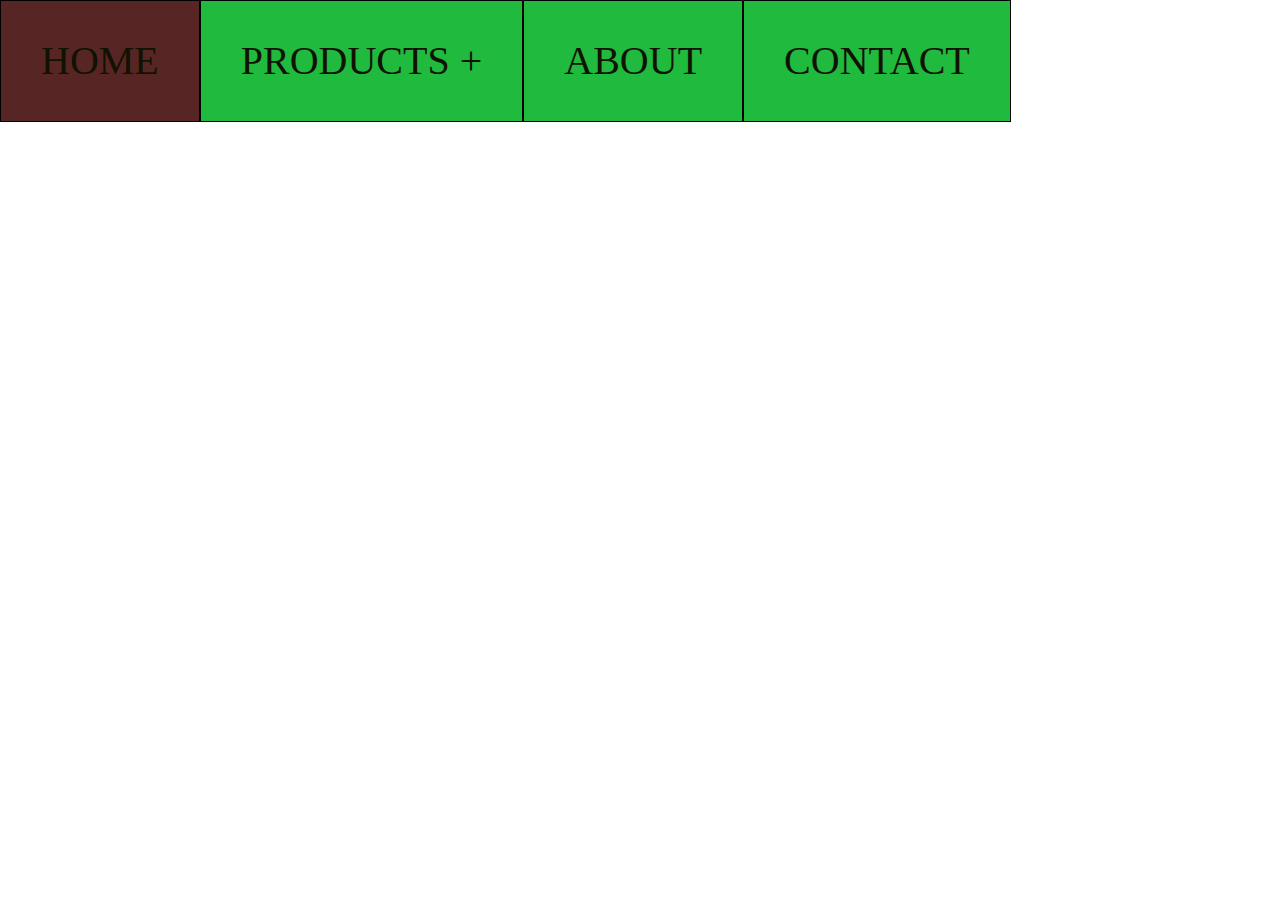
<file: hm10/index.html>
<!DOCTYPE html>
<html lang="en">
<head>
  <meta charset="UTF-8">
  <meta name="viewport" content="width=device-width, initial-scale=1.0">
  <link rel="stylesheet" href="style/reset.css">
  <link rel="stylesheet" href="style/style.css">
  <title>drop-down</title>
</head>
<body>
  <div class="container">
    <ul class="list clearfix">
      <li class="item"><a href="" class="link">HOME</a></li>
      <li class="item">
        <a href="" class="link">PRODUCTS +</a>
        <ul class="list-drop">
          <li class="item-drop"><a href="" class="link-drop">PRODUCT 1</a></li>
          <li class="item-drop">
            <a href="" class="link-drop">PRODUCT 2</a>
            <ul class="list-second-drop">
              <li class="item-second-drop"><a href="" class="second-drop">Sub Item</a></li>
              <li class="item-second-drop"><a href="" class="second-drop">Sub Item</a></li>
            </ul> 
          </li>
        </ul>
      </li>
      <li class="item"><a href="" class="link">ABOUT</a></li>
      <li class="item"><a href="" class="link">CONTACT</a></li>
    </ul>
  </div>
</body>
</html>
</file>
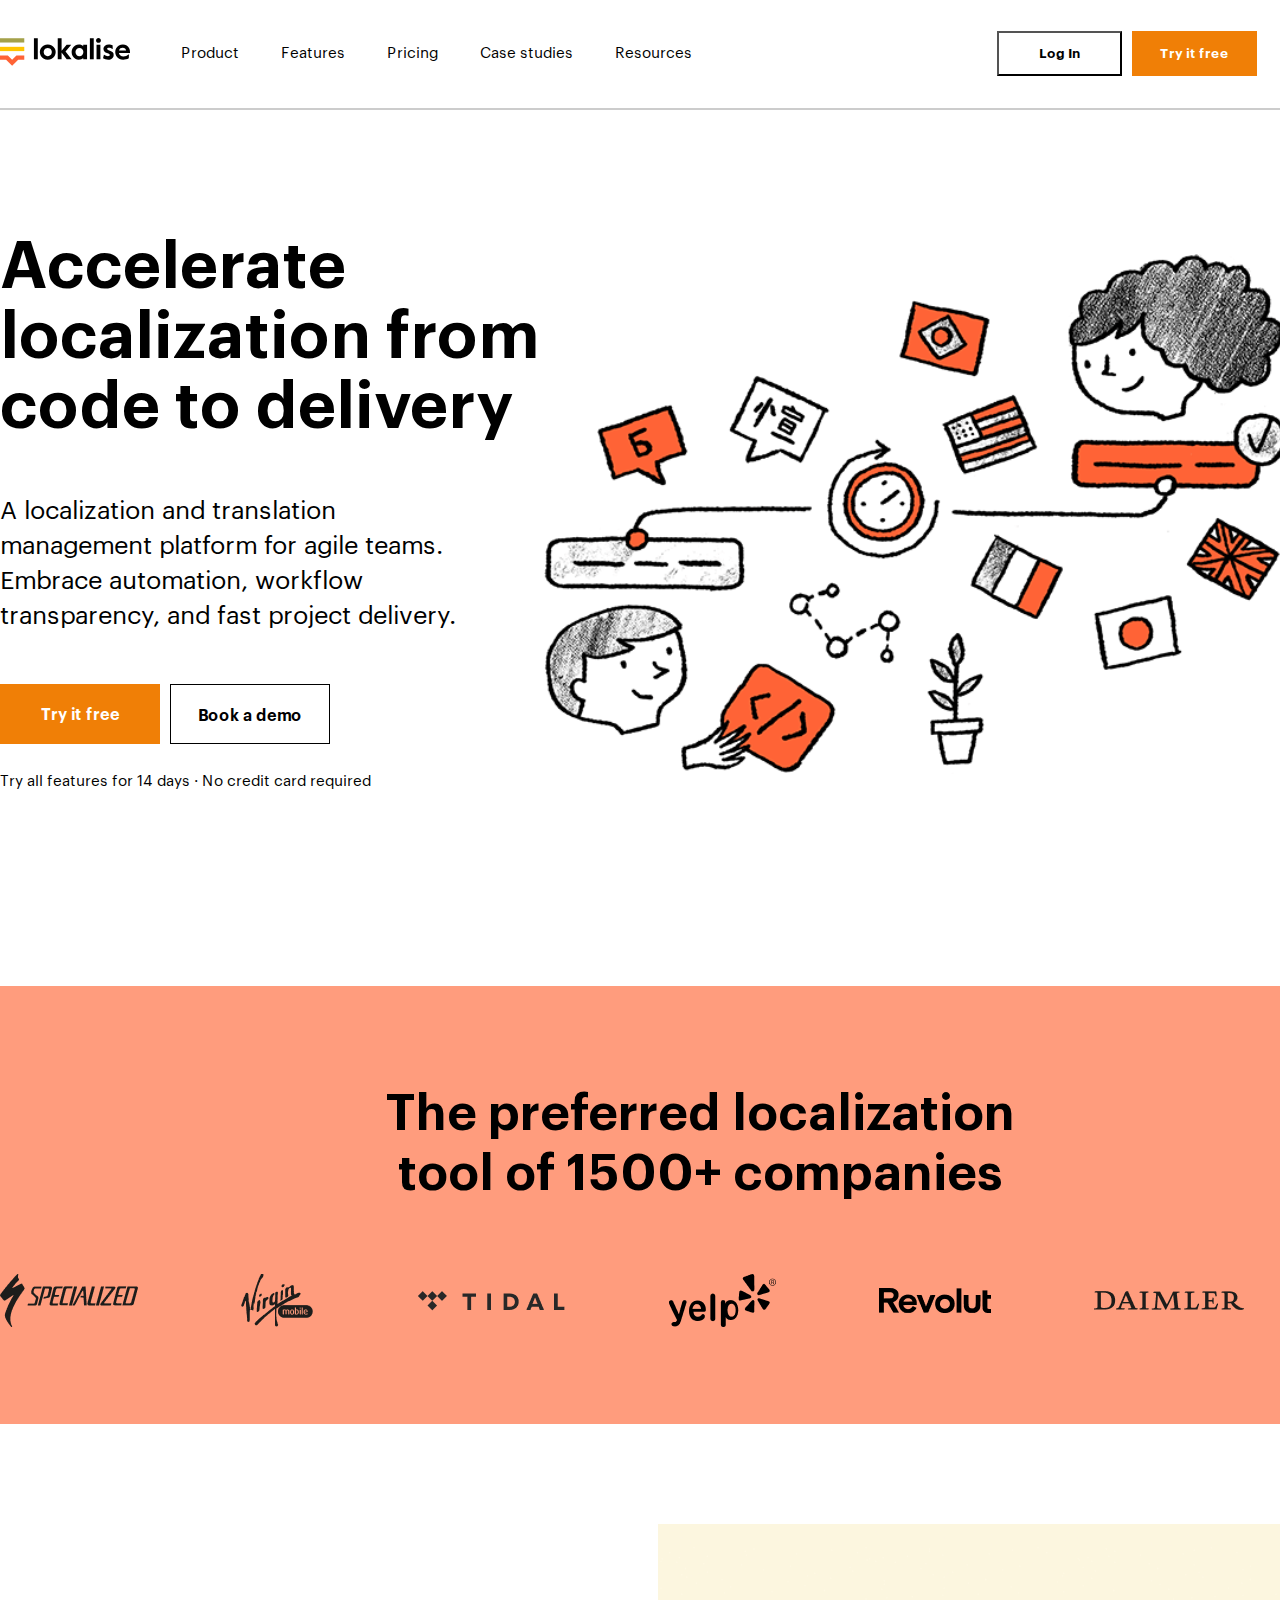
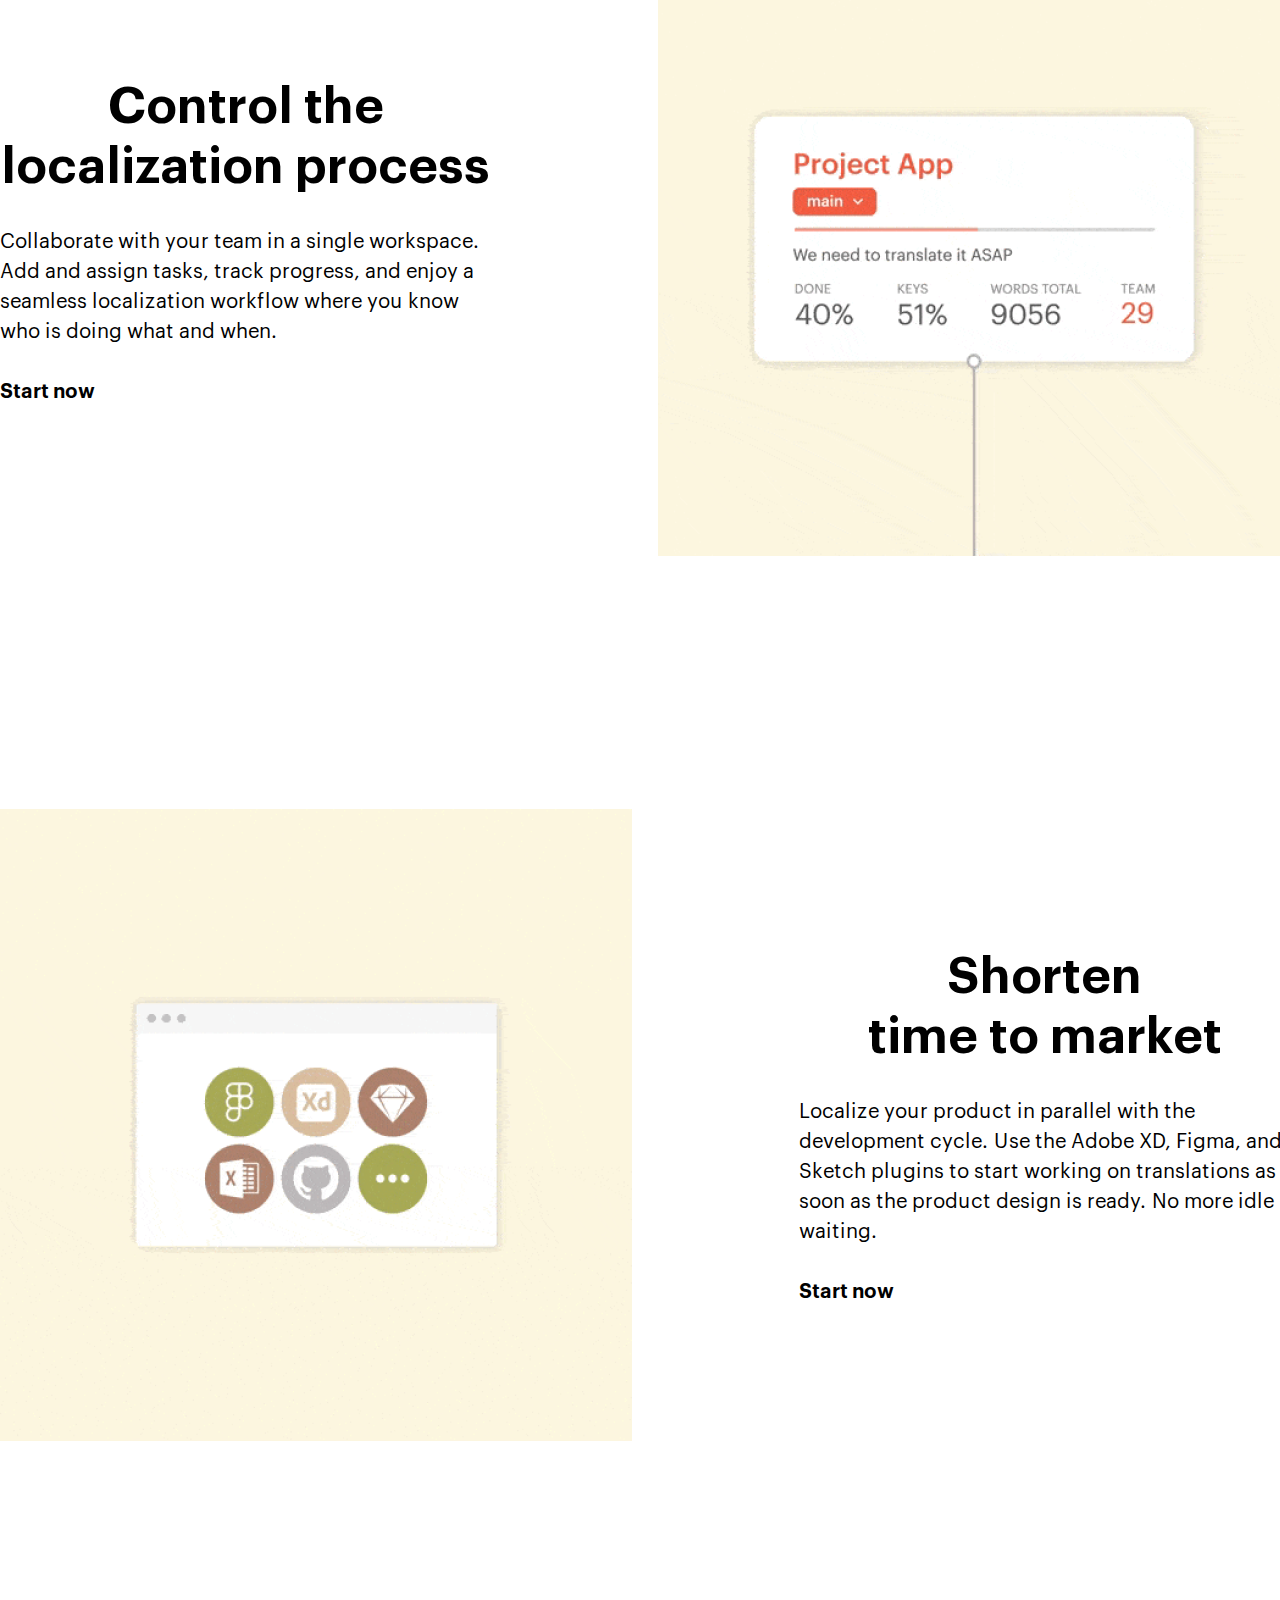
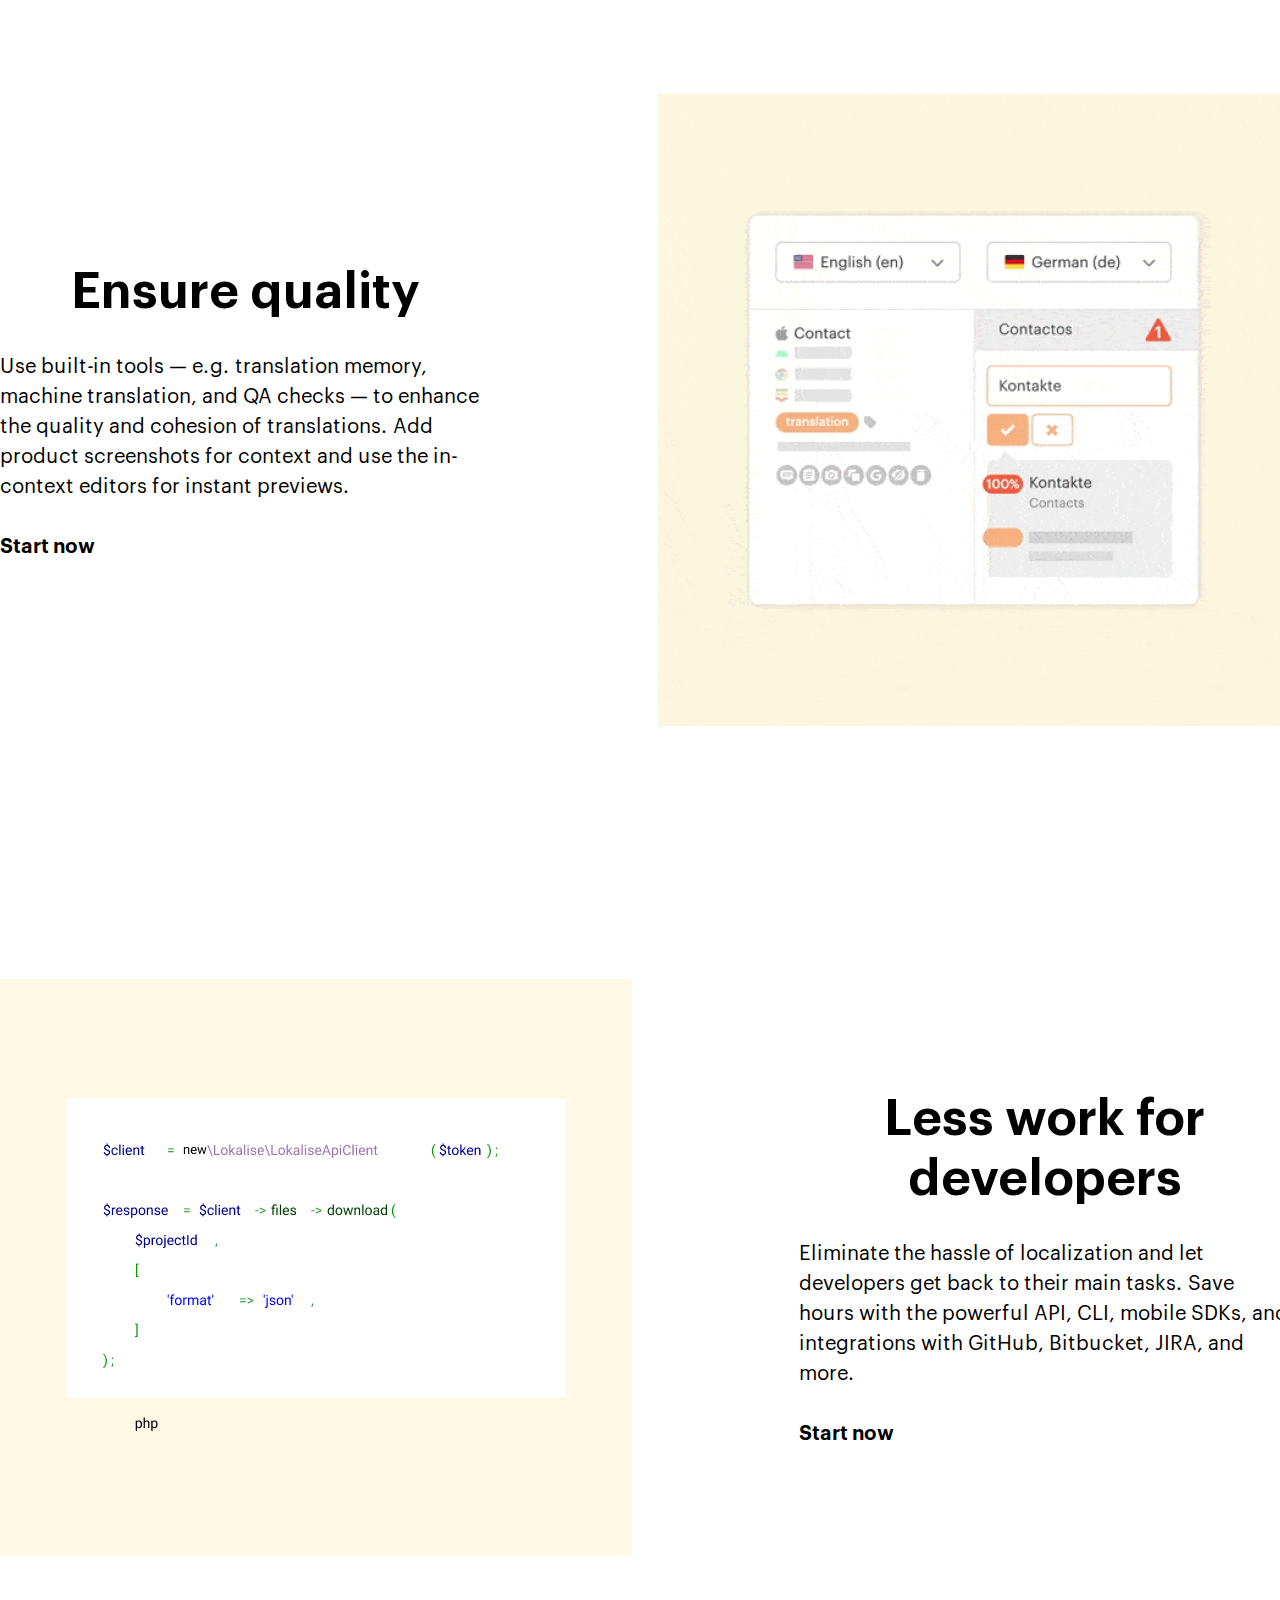
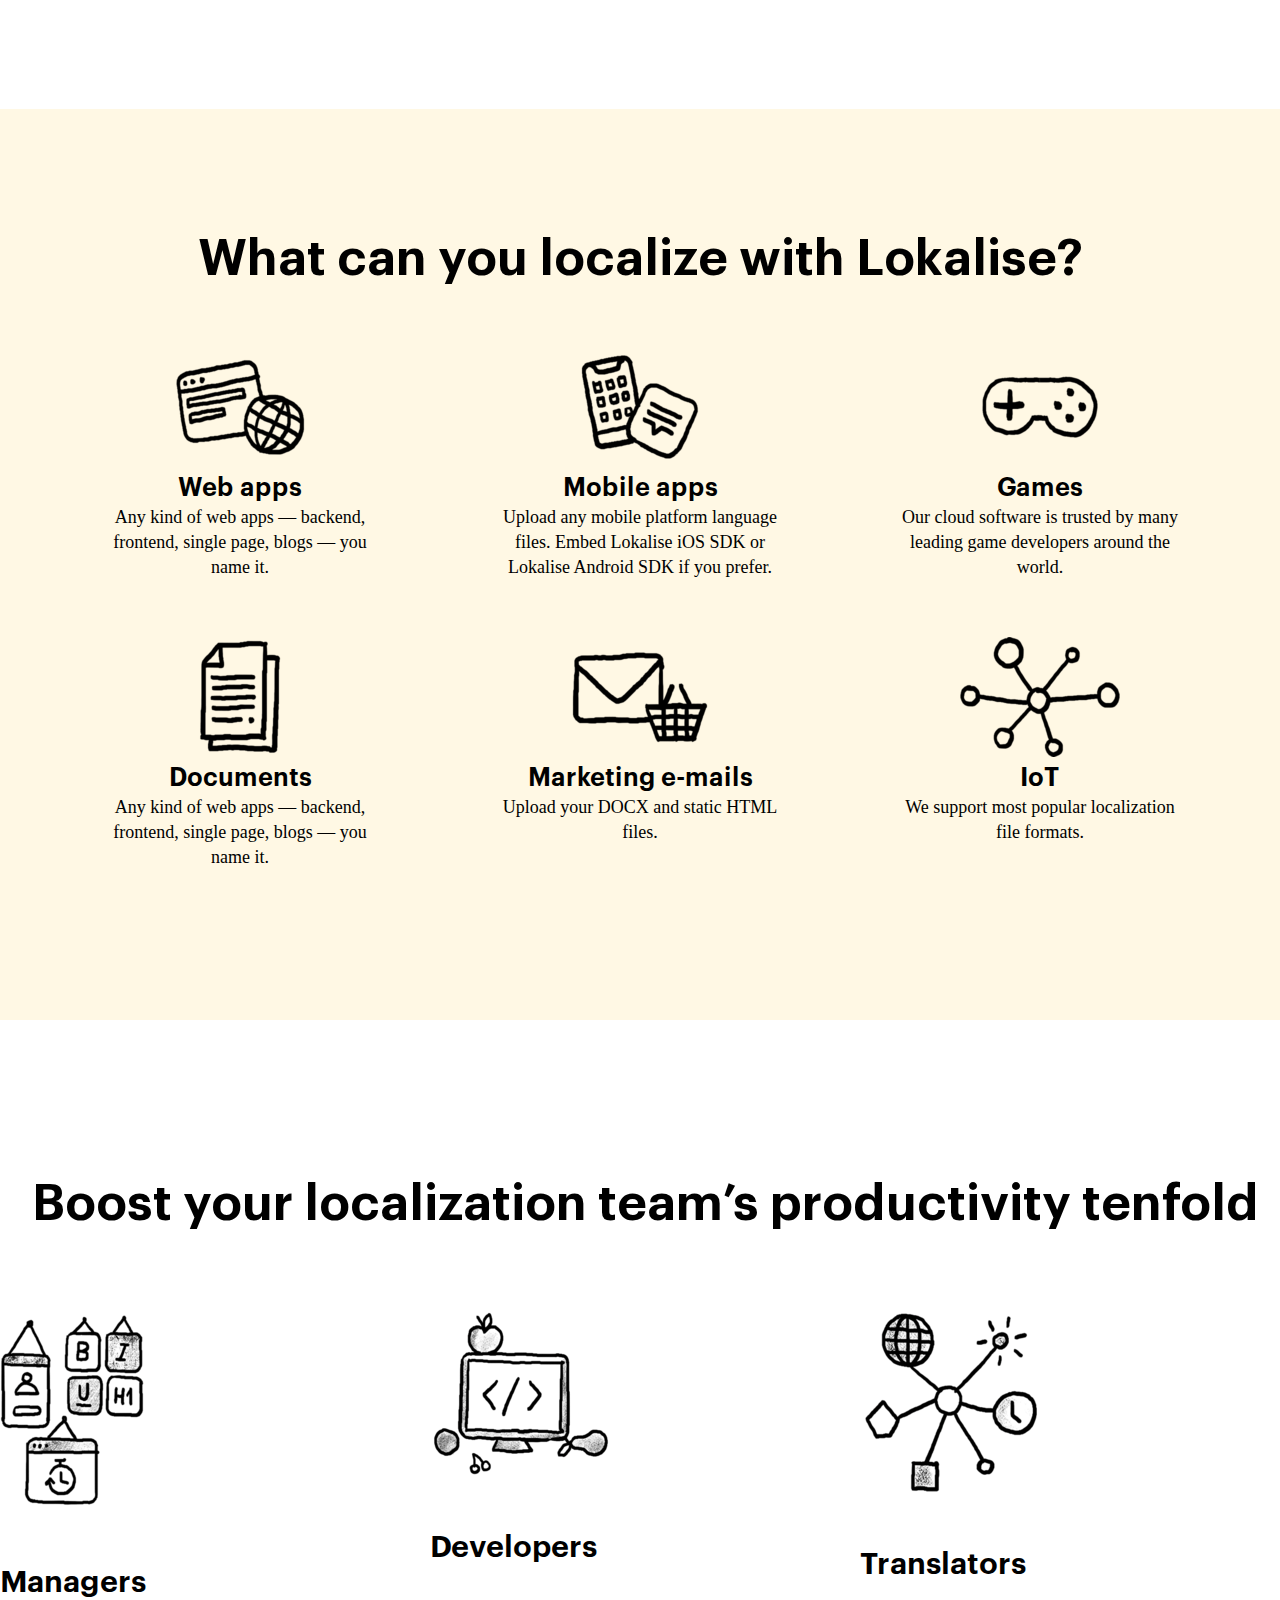
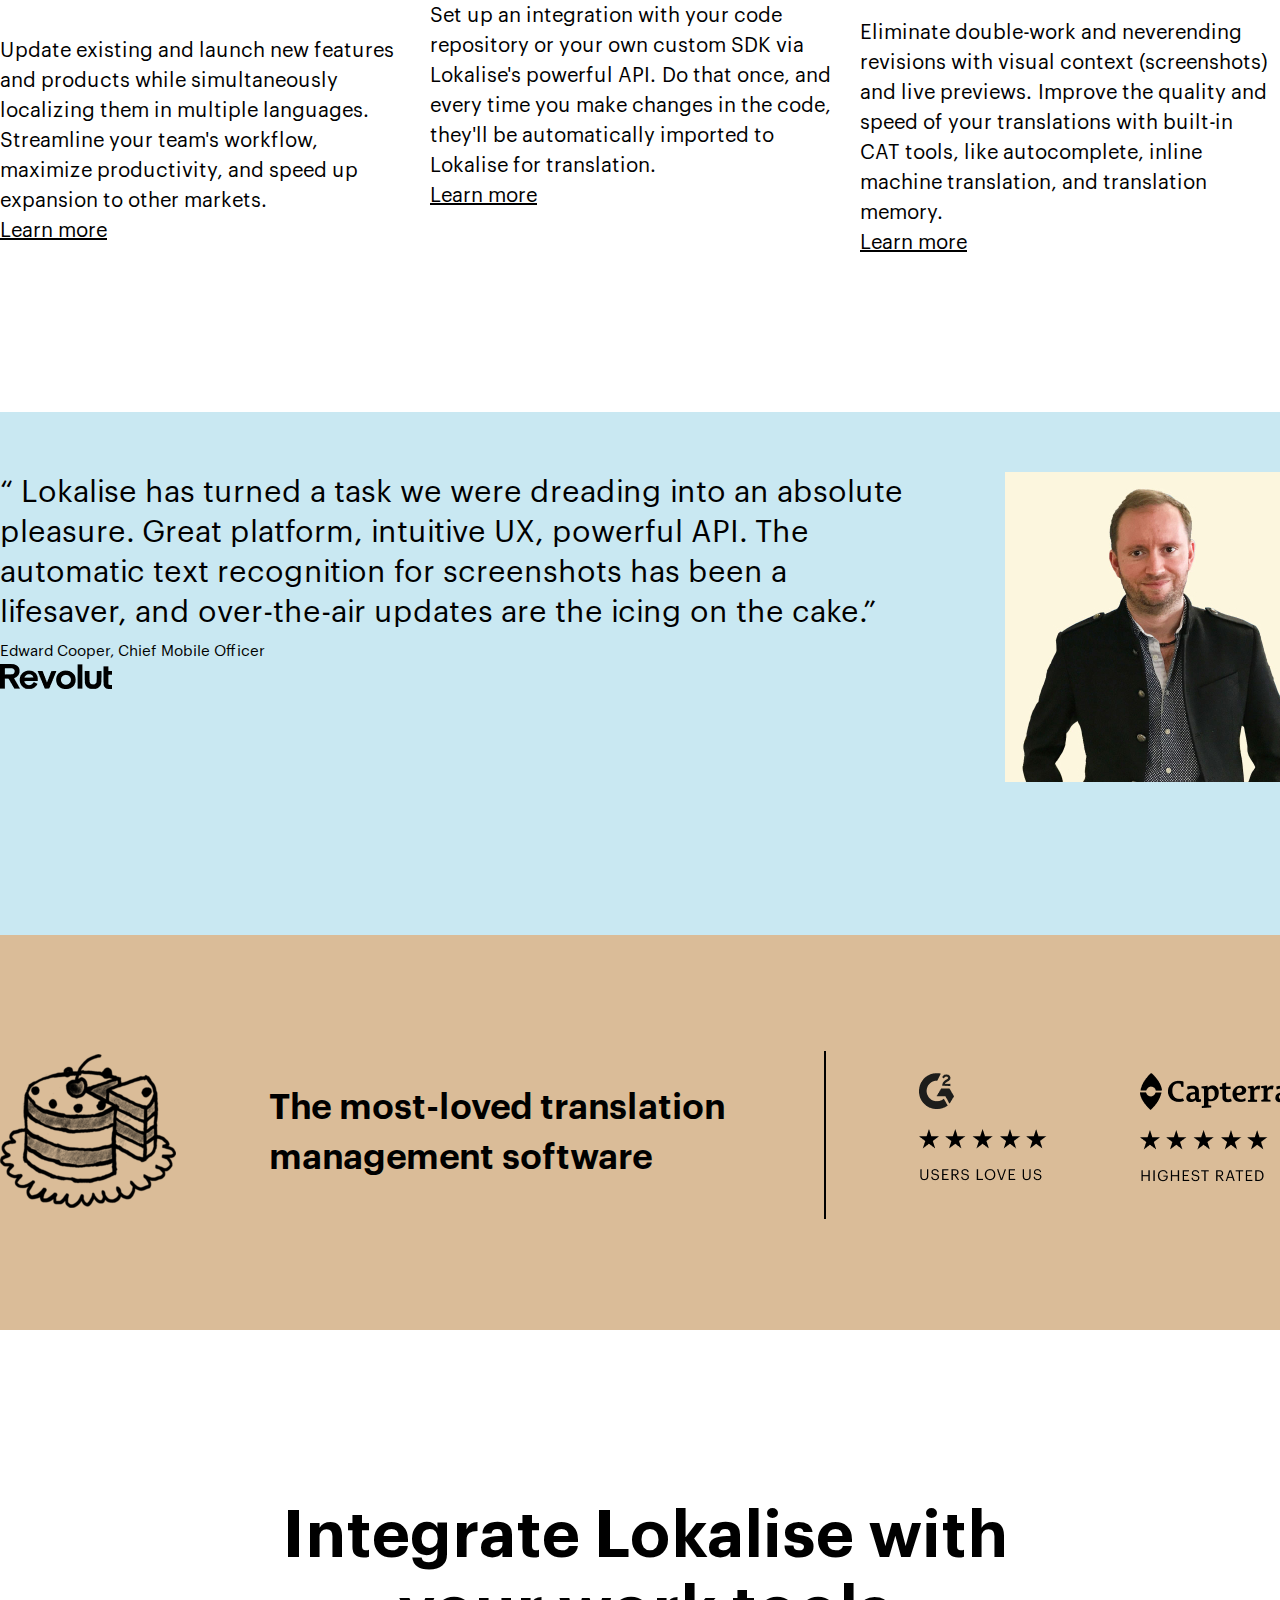
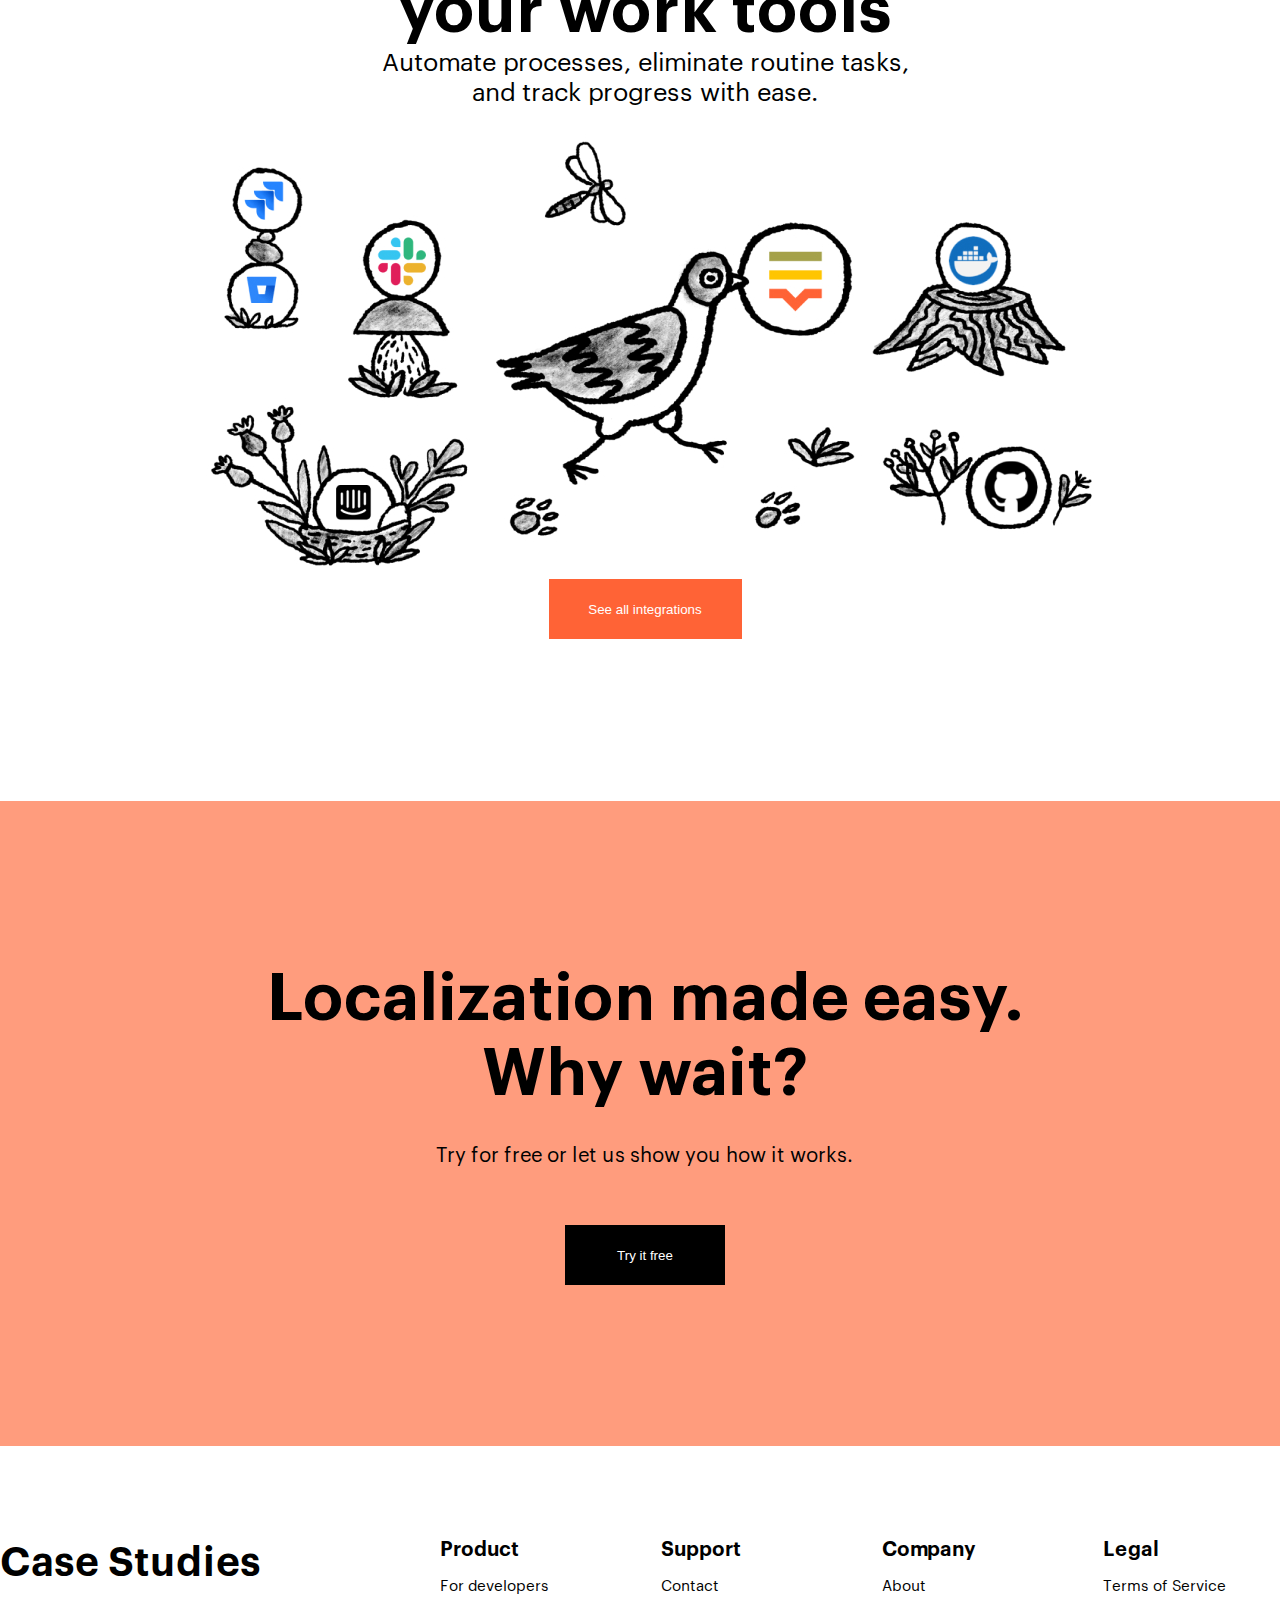
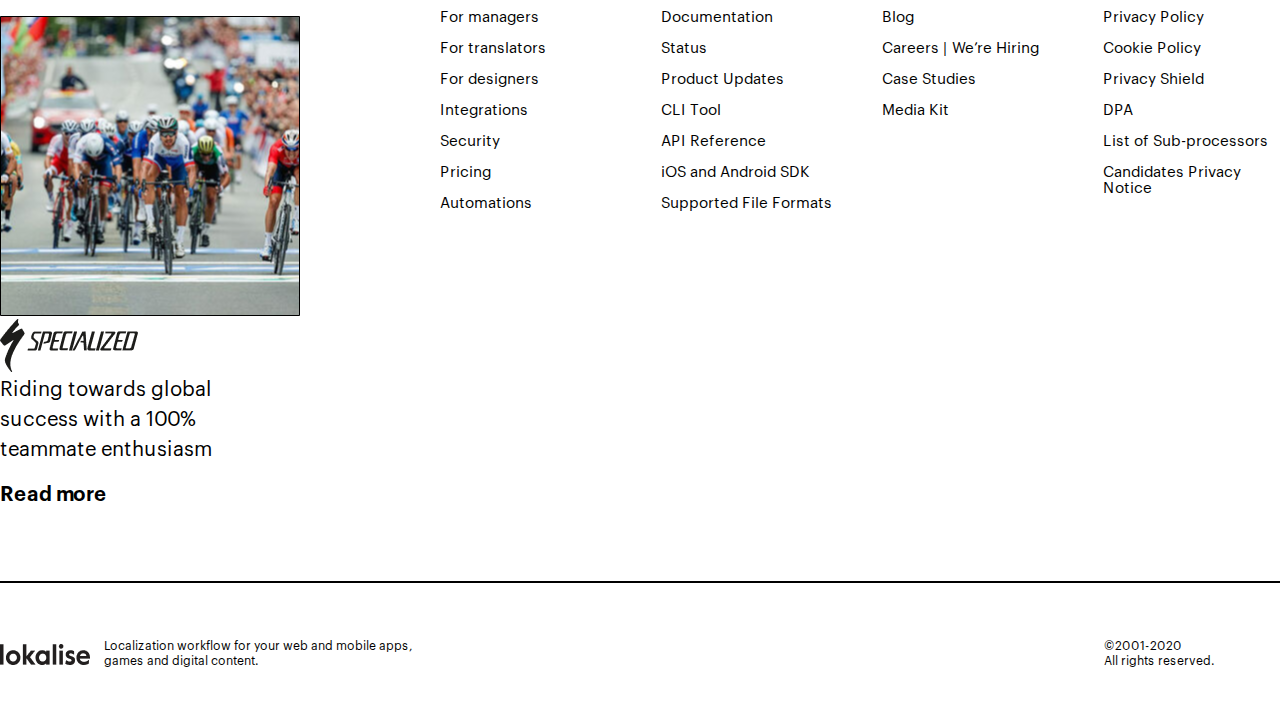
<file: HM11/index.html>
<!DOCTYPE html>
<html lang="en">
<head>
  <link rel="stylesheet" href="style/reset.css">
  <link rel="stylesheet" href="style/style.css">
  <title>Document</title>
</head>
<body>
  <header class="header">
    <div class="fix-size-container flexbox">
      <div class="logo">
        <a href=""><img src="images/Frame.svg" alt="logo"></a>
      </div>
      <ul class="list">
        <li><a href="">Product</a></li>
        <li><a href="">Features</a></li>
        <li><a href="">Pricing</a></li>
        <li><a href="">Case studies</a></li>
        <li><a href="">Resources</a></li>
      </ul>
      <div class="button">
        <button class="log_in">Log In</button>
        <button class="try_free">Try it free</button>
      </div>
    </div>
  </header>
  <hr class="line">
  <main class="main">
    <div class="fix-size-container flexbox">
      <div class="main-information">
        <h1 class="main-title">Accelerate localization from code to delivery</h1>
        <p class="main-text">
           A localization and translation management platform
           for agile teams. Embrace automation, workflow transparency, and 
           fast project delivery.
        </p>
        <div class="main-button">
          <button class="try">Try it free</button>
          <button class="book">Book a demo</button>
        </div>
        <p class="footnote">Try all features for 14 days · No credit card required</p>
      </div>
      <div class="main-img">
        <img src="images/изображение 1.svg" alt="main-img">
      </div>
    </div>
    <section class="peach">
      <div class="fix-size-container">
        <div class="second-title">
          <h2>The preferred localization tool of 1500+ companies</h2>
        </div>
          <ul class="companies flexbox">
          <li><a href=""><img src="images/Frame.png" alt=""></a></li>
          <li><a href=""><img src="images/Frame-2.png" alt=""></a></li>
          <li><a href=""><img src="images/Frame-3.png" alt=""></a></li>
          <li><a href=""><img src="images/Frame-4.png" alt=""></a></li>
          <li><a href=""><img src="images/Frame-5.png" alt=""></a></li>
          <li><a href=""><img src="images/Frame-6.png" alt=""></a></li>s
        </ul>
      </div>
    </section>
    <section class="box">
      <section class="box-information fix-size-container">
        <div class="text-box">
          <h2>Control the <br> localization process</h2>
          <p>
            Collaborate with your team in a single workspace. 
            Add and assign tasks, track progress, and enjoy a 
            seamless localization workflow where you know who 
            is doing what and when.
          </p>
          <a href="" class="start">Start now</a>
        </div>  
        <div class="img-box">
          <img src="images/3333.png" alt="analytic">
        </div>
      </section>
      <section class="box-information fix-size-container">
        <div class="text-box">
          <h2>Shorten <br> time to market</h2>
          <p>
            Localize your product in parallel with the development 
            cycle. Use the Adobe XD, Figma, and Sketch plugins to 
            start working on translations as soon as the product
            design is ready. No more idle waiting.
          </p>
          <a href="" class="start">Start now</a>  
        </div>
        <div class="img-box"><img src="images/2222 1.png" alt="product"></div>
      </section>
      <section class="box-information fix-size-container">
        <div class="text-box">
          <h2>Ensure quality</h2>
          <p>
            Use built-in tools — e.g. translation memory, machine 
            translation, and QA checks — to enhance the quality 
            and cohesion of translations. Add product screenshots 
            for context and use the in-context editors for instant 
            previews.
          </p>
          <a href="" class="start">Start now</a>
        </div>  
        <div class="img-box">
          <img src="images/4444.png" alt="form">
        </div>
      </section>
      <section class="box-information fix-size-container">
        <div class="text-box">
          <h2>Less work for <br> developers</h2>
          <p>
            Eliminate the hassle of localization and let 
            developers get back to their main tasks. Save 
            hours with the powerful API, CLI, mobile SDKs,
             and integrations with  GitHub, Bitbucket, JIRA, 
             and more.
          </p>
          <a href="" class="start">Start now</a>  
        </div>
        <div class="img-box"><img src="images/5555.png" alt="code"></div>
      </section>
    </section>
    <section class="apps">
      <div class="fix-size-container">
        <h2>What can you localize with Lokalise?</h2>
        <div class="apps-box">
          <div class="apps-card">
            <img src="images/web.png" alt="web">
            <h3>Web apps</h3>
            <p>Any kind of web apps — backend, frontend, 
              single page, blogs — you name it.</p>
          </div>
          <div class="apps-card">
            <img src="images/mobile.png" alt="mobile">
            <h3>Mobile apps</h3>
            <p>Upload any mobile platform language files.
               Embed Lokalise iOS SDK or Lokalise Android 
               SDK if you prefer. 
            </p>
          </div>
          <div class="apps-card">
            <img src="images/game.png" alt="game">
            <h3>Games</h3>
            <p>Our cloud software is trusted by many 
              leading game developers around the world.
            </p>
          </div>
        </div>
        <div class="apps-box-2">
          <div class="apps-card">
            <img src="images/documents.png" alt="documents">
            <h3>Documents</h3>
            <p>Any kind of web apps — backend, frontend, 
              single page, blogs — you name it.</p>
          </div>
          <div class="apps-card">
            <img src="images/email.png" alt="email">
            <h3>Marketing e-mails</h3>
            <p>Upload your DOCX and static HTML files.</p>
          </div>
          <div class="apps-card">
            <img src="images/support.png" alt="support">
            <h3>IoT</h3>
            <p>We support most popular localization file formats. </p>
          </div>
        </div>
      </div>
    </section>
    <section class="teams fix-size-container">
      <h2>Boost your localization team’s productivity tenfold</h2>
      <div class="teams-box">
        <div class="teams-card">
          <img src="images/Managers.png" alt="Managers">
          <h3>Managers</h3>
          <p>
            Update existing and launch new features and 
            products while simultaneously localizing them 
            in multiple languages. Streamline your team's
            workflow, maximize productivity, and speed up 
            expansion to other markets.
          </p>
          <a href="" class="link">Learn more</a>
        </div>
        <div class="teams-card">
          <img src="images/Developers.png" alt="Developers">
          <h3>Developers</h3>
          <p>
            Set up an integration with your code repository
            or your own custom SDK via Lokalise's powerful 
            API. Do that once, and every time you make 
            changes in the code, they'll be automatically
            imported to Lokalise for translation.
          </p>
          <a href="">Learn more</a>
        </div>
        <div class="teams-card">
          <img src="images/Translators.png" alt="Translators">
          <h3>Translators</h3>
          <p>
            Eliminate double-work and neverending revisions 
            with visual context (screenshots) and live 
            previews. Improve the quality and speed of 
            your translations with built-in CAT tools,
            like autocomplete, inline machine translation, 
            and translation memory.
          </p>
          <a href="">Learn more</a>
        </div>
      </div>
    </section>
    <section class="blue">
      <div class="fix-size-container">
        <div class="quote">
          <div>
            <p class="quote-text">“
              Lokalise has turned a task we were 
              dreading into an absolute pleasure. Great platform, 
              intuitive UX, powerful API. The automatic text 
              recognition for screenshots has been a lifesaver, 
              and over-the-air updates are the icing on the cake.”
            </p>
            <p class="footnote">Edward Cooper, Chief Mobile Officer</p>
            <img src="images/Frame-5.png" alt="Revolut">
          </div>
          <div class="photo">
            <img src="images/photo.jpg" alt="photo">
          </div>
        </div>
      </div>
    </section>
    <section class="braun">
      <div class=" cake fix-size-container">
        <div>
          <img src="images/cake.png" alt="cake">
        </div>
        <div>
          <p>The most-loved translation management software</p>
        </div>
        <div class="border"></div>
        <div>
          <img src="images/rewerd1.png" alt="rewerds">
        </div>
        <div>
          <img src="images/rewerd2.png" alt="rewerds">
        </div>
      </div>
    </section>
    <section>
      <div class="tools fix-size-container">
        <h2 class="title-tools">Integrate Lokalise with your work tools</h2>
        <p class="text-tools">
          Automate processes, eliminate routine tasks, 
          and track progress with ease.
        </p>
        <img src="images/nature.jpg" alt="tools">
        <button class="button-tools">See all integrations</button>
      </div>
    </section>
    <section class="peach-2">
      <div class="offer fix-size-container">
        <h2 class="title-tools">Localization made easy. Why wait?</h2>
        <p>Try for free or let us show you how it works.</p>
        <button> Try it free</button>
      </div>
    </section>
  </main>
  <footer>
    <div class="footer fix-size-container">
      <div class="footer-card">
        <h3>Case Studies</h3>
        <img src="images/cyclists.svg" alt="cyclists">
        <img src="images/Frame.png" alt="sign">
        <p>Riding towards global success with a 100% teammate enthusiasm</p>
        <a href="" class="footer-link">Read more</a>
      </div>
      <div class="footer-list">
        <div class="footer-column">
          <h2>Product</h2>
          <ul>
              <li><a href="#">For developers</a></li>
              <li><a href="#">For managers</a></li>
              <li><a href="#">For translators</a></li>
              <li><a href="#">For designers</a></li>
              <li><a href="#">Integrations</a></li>
              <li><a href="#">Security</a></li>
              <li><a href="#">Pricing</a></li>
              <li><a href="#">Automations</a></li>
          </ul>
      </div>
      <div class="footer-column">
          <h2>Support</h2>
          <ul>
              <li><a href="#">Contact</a></li>
              <li><a href="#">Documentation</a></li>
              <li><a href="#">Status</a></li>
              <li><a href="#">Product Updates</a></li>
              <li><a href="#">CLI Tool</a></li>
              <li><a href="#">API Reference</a></li>
              <li><a href="#">iOS and Android SDK</a></li>
              <li><a href="#">Supported File Formats</a></li>
          </ul>
      </div>
      <div class="footer-column">
          <h2>Company</h2>
          <ul>
              <li><a href="#">About</a></li>
              <li><a href="#">Blog</a></li>
              <li><a href="#">Careers | We’re Hiring</a></li>
              <li><a href="#">Case Studies</a></li>
              <li><a href="#">Media Kit</a></li>
          </ul>
      </div>
      <div class="footer-column">
          <h2>Legal</h2>
          <ul>
              <li><a href="#">Terms of Service</a></li>
              <li><a href="#">Privacy Policy</a></li>
              <li><a href="#">Cookie Policy</a></li>
              <li><a href="#">Privacy Shield</a></li>
              <li><a href="#">DPA</a></li>
              <li><a href="#">List of Sub-processors</a></li>
              <li><a href="#">Candidates Privacy Notice</a></li>
          </ul>
        </div>
      </div>
    </div>
    <hr class="footer-line">
    <div class="bottom-footer fix-size-container">
      <div class="bottom-sign">
        <img src="images/lokalise.png" alt="lokalise">
        <p>
          Localization workflow for your web and mobile apps,<br>
          games and digital content.
        </p>
      </div>
      <p>©2001-2020 <br> All rights reserved.</p>
    </div>
  </footer>
</body>
</html>
</file>
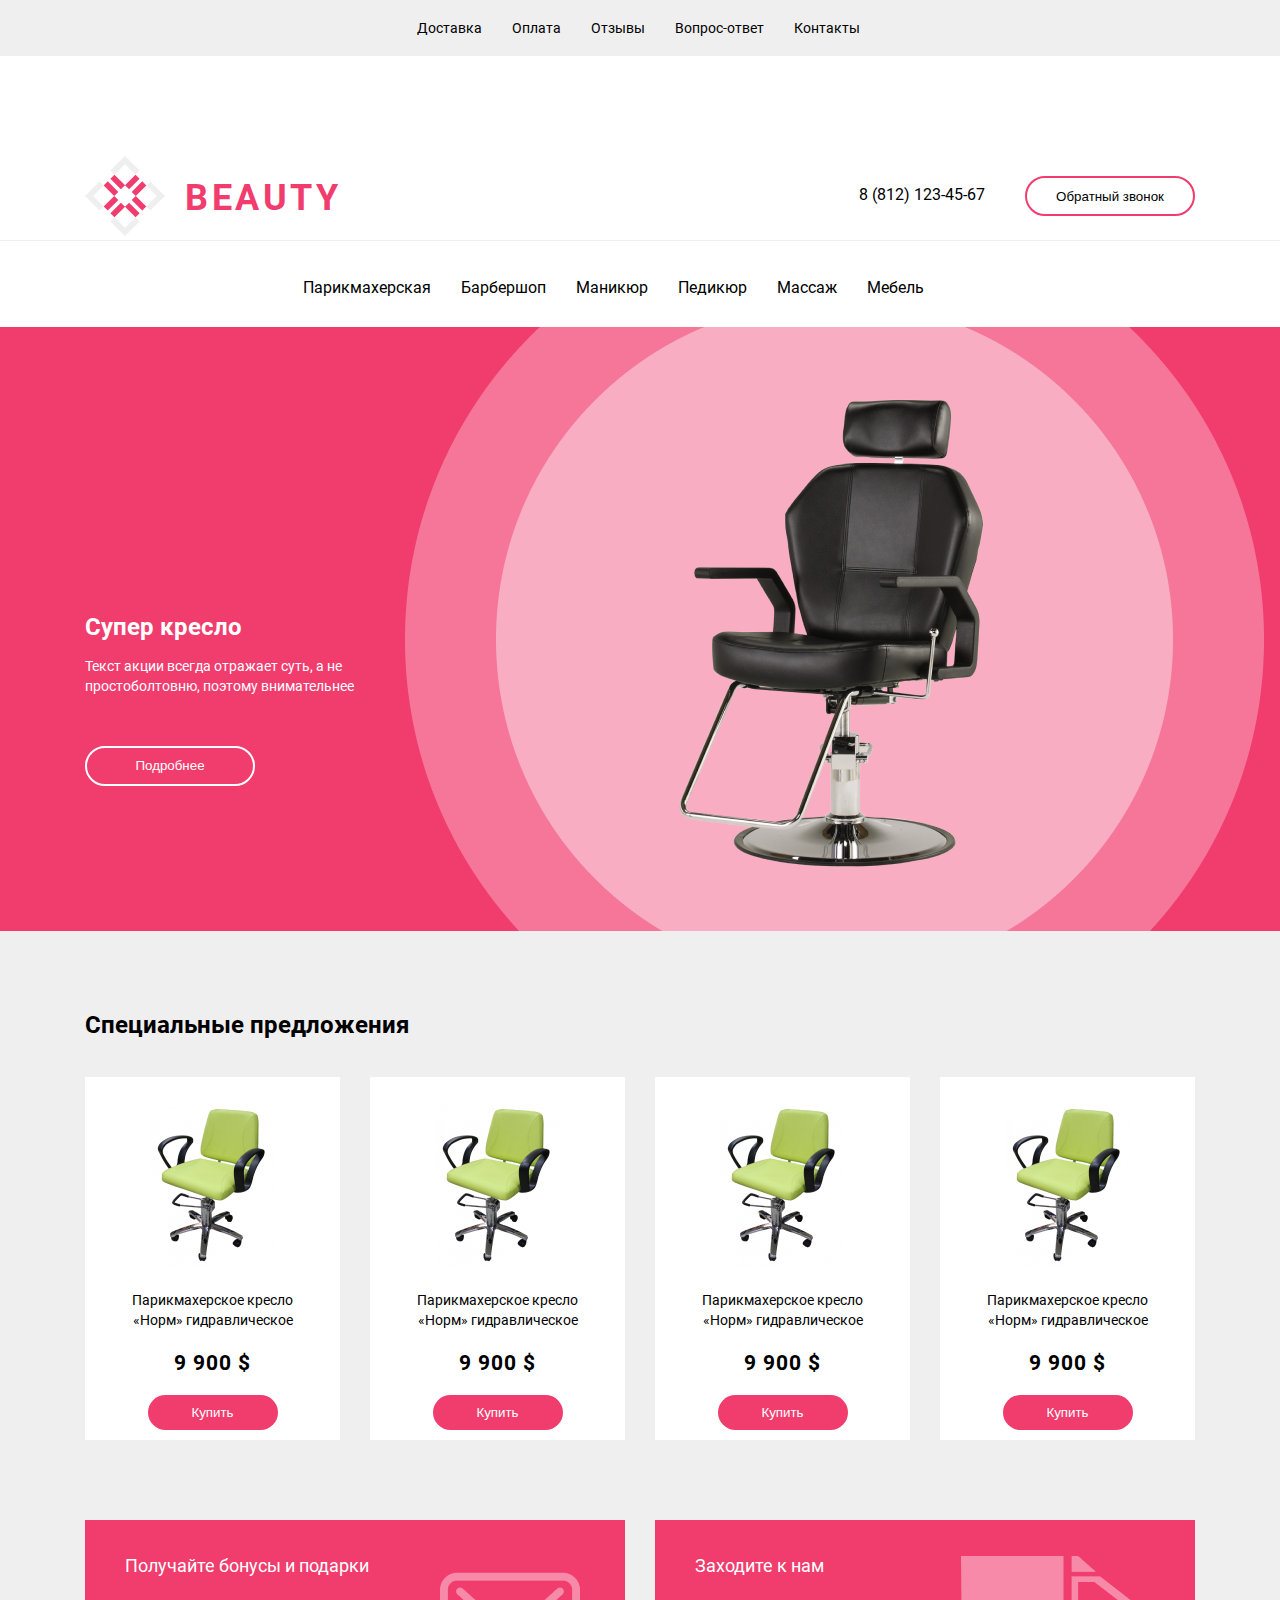
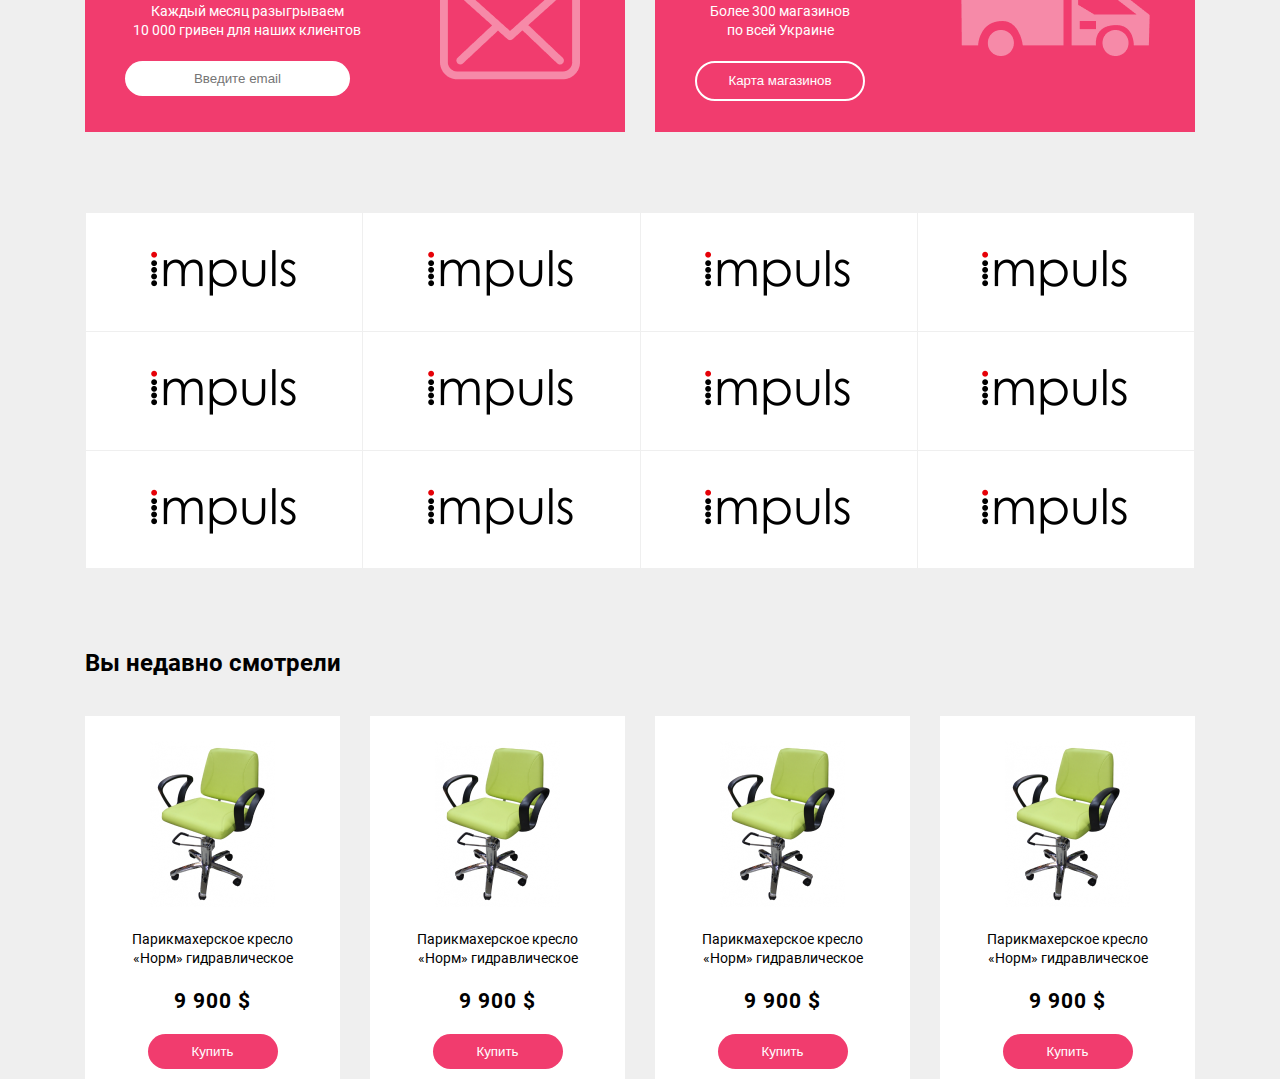
<file: HW8/index.html>
<!DOCTYPE html>
<html lang="en">
<head>
  <link rel="stylesheet" href="styles/reset.css">
  <link rel="stylesheet" href="styles/style.css">
  <title>Float</title>
  <header>
    <div class="top-header">
      <nav class="nav-header">
        <ul>
          <li class="left margin"><a href="">Доставка</a></li>
          <li class="left"><a href="">Оплата</a></li>
          <li class="left"><a href="">Отзывы</a></li>
          <li class="left"><a href="">Вопрос-ответ</a></li>
          <li class="left"><a href="">Контакты</a></li>
          <li class="clearfix"></li>
        </ul> 
      </nav>
    </div>
    <div class="header">
      <div class="fix-size-container">
        <div class="logo">
          <div class="sign left">
            <a href=""><img src="images/logo.svg" alt="logo"></a>
          </div>
          <div class="text-logo left">
            <a href="">BEAUTY</a>
          </div>
        </div>
        <div class="btn right">
          <button class="button">Обратный звонок</button>
        </div>
        <div class="number right">
          <a href="">8 (812) 123-45-67</a>
        </div>
      </div>
      <hr class="line">
    </div>
    <nav class="second-nav">
      <ul>
        <li class="left margin"><a href="">Парикмахерская</a></li>
        <li class="left"><a href="">Барбершоп</a></li>
        <li class="left"><a href="">Маникюр</a></li>
        <li class="left"><a href="">Педикюр</a></li>
        <li class="left"><a href="">Массаж</a></li>
        <li class="left"><a href="">Мебель</a></li>
        <li class="clearfix"></li>
      </ul> 
    </nav>
    <div class="landing">
      <div class="fix-size-container">
        <div class="landing-info left">
          <div class="title"><h1>Супер кресло</h1></div>
          <div class="text-info">Текст акции всегда отражает суть, а не простоболтовню, поэтому внимательнее</div>
          <button class="sec-button">Подробнее</button>
        </div>
      </div>
    </div>
  </header>
  <main class="main">
    <div class="fix-size-container">
      <h2 class="second-title">Специальные предложения</h2>
      <div class="card left margin-card">
        <img src="images/Rectangle 4.png" alt="chair" class="card-img">
        <div class="card-info">
          <p class="card-decription">Парикмахерское кресло «Норм» гидравлическое</p>
          <p class="price">9 900 $</p>
          <button class="btn-card">Купить</button>
        </div>
      </div>
      <div class="card left">
        <img src="images/Rectangle 4.png" alt="chair" class="card-img">
        <div class="card-info">
          <p class="card-decription">Парикмахерское кресло «Норм» гидравлическое</p>
          <p class="price">9 900 $</p>
          <button class="btn-card">Купить</button>
        </div>
      </div>
      <div class="card left">
        <img src="images/Rectangle 4.png" alt="chair" class="card-img">
        <div class="card-info">
          <p class="card-decription">Парикмахерское кресло «Норм» гидравлическое</p>
          <p class="price">9 900 $</p>
          <button class="btn-card">Купить</button>
        </div>
      </div>
      <div class="card left">
        <img src="images/Rectangle 4.png" alt="chair" class="card-img">
        <div class="card-info">
          <p class="card-decription">Парикмахерское кресло «Норм» гидравлическое</p>
          <p class="price">9 900 $</p>
          <button class="btn-card">Купить</button>
        </div>
      </div>
      <div class="clearfix"></div>
    </div>
    <div class="fix-size-container">
      <div class="subscribe left margin-card">
        <div class="text-subscribe left"><h3 class="third-title">Получайте бонусы и подарки</h3>
          <p class="card-decription">Каждый месяц разыгрываем<br>10 000 гривен для наших клиентов</p>
          <input type="email" name="email" placeholder="Введите email" class="email">
        </div>
        <div class="img-descr right"><img src="images/envelope.png" alt="envelope"></div>
        <div class="clearfix"></div>
      </div>
        <div class="subscribe left">
          <div class="text-subscribe left"><h3 class="third-title">Заходите к нам</h3>
            <p class="card-decription">Более 300 магазинов <br>
              по всей Украине</p>
            <button class="sec-button">Карта магазинов</button>
          </div>
          <div class="img-descr right"><img src="images/track.png" alt="track"></div>
          <div class="clearfix"></div>
        </div>
        <div class="clearfix"></div>
    </div>
    <div class="fix-size-container">
      <table class="table">
        <tr>
          <td class="centred"><img src="images/impuls.png" alt="impuls"></td>
          <td class="centred"><img src="images/impuls.png" alt="impuls"></td>
          <td class="centred"><img src="images/impuls.png" alt="impuls"></td>
          <td class="centred"><img src="images/impuls.png" alt="impuls"></td>
        </tr>
        <tr>
          <td class="centred"><img src="images/impuls.png" alt="impuls"></td>
          <td class="centred"><img src="images/impuls.png" alt="impuls"></td>
          <td class="centred"><img src="images/impuls.png" alt="impuls"></td>
          <td class="centred"><img src="images/impuls.png" alt="impuls"></td>
        </tr>
        <tr>
          <td class="centred"><img src="images/impuls.png" alt="impuls"></td>
          <td class="centred"><img src="images/impuls.png" alt="impuls"></td>
          <td class="centred"><img src="images/impuls.png" alt="impuls"></td>
          <td class="centred"><img src="images/impuls.png" alt="impuls"></td>
        </tr>
      </table>
    </div>
    <div class="fix-size-container">
      <h2 class="second-title">Вы недавно смотрели</h2>
      <div class="card left margin-card">
        <img src="images/Rectangle 4.png" alt="chair" class="card-img">
        <div class="card-info">
          <p class="card-decription">Парикмахерское кресло «Норм» гидравлическое</p>
          <p class="price">9 900 $</p>
          <button class="btn-card">Купить</button>
        </div>
      </div>
      <div class="card left">
        <img src="images/Rectangle 4.png" alt="chair" class="card-img">
        <div class="card-info">
          <p class="card-decription">Парикмахерское кресло «Норм» гидравлическое</p>
          <p class="price">9 900 $</p>
          <button class="btn-card">Купить</button>
        </div>
      </div>
      <div class="card left">
        <img src="images/Rectangle 4.png" alt="chair" class="card-img">
        <div class="card-info">
          <p class="card-decription">Парикмахерское кресло «Норм» гидравлическое</p>
          <p class="price">9 900 $</p>
          <button class="btn-card">Купить</button>
        </div>
      </div>
      <div class="card left">
        <img src="images/Rectangle 4.png" alt="chair" class="card-img">
        <div class="card-info">
          <p class="card-decription">Парикмахерское кресло «Норм» гидравлическое</p>
          <p class="price">9 900 $</p>
          <button class="btn-card">Купить</button>
        </div>
      </div>
      <div class="clearfix"></div>
    </div>
  </main>
</head>
<body>
</body>
</html>
</file>
<file: hm10/style/style.css>
* {
  box-sizing: border-box;
}

.item {
  float: left;
  position: relative;
}

.link, .link-drop, .second-drop {
  display:  block;
  background-color: rgb(32, 186, 63);
  text-decoration: none;
  color: rgb(16, 18, 2);
  font-size: 40px;
  padding: 40px;
  border: 1px solid black;
}

.clearfix::after {
  content: "";
  display: block;
  clear: both;
}

.item:hover .link {
  background-color: rgb(88, 37, 37);
}

.link-drop {
  background-color: rgb(48, 141, 208);
  width: 550px;
}

.link-drop:hover {
  background-color: rgb(141, 186, 50);
}

.list-drop {
  display: none;
  position: absolute;
  left: 0;
}

.item:hover .list-drop {
  display: block;
}

.list-second-drop {
  display: none;
}

.item-drop:hover .list-second-drop {
  display: block;
}

.item-drop {
  position: relative;
}

.list-second-drop {
  position: absolute;
  top: 0;
  left: 550px;
}

.second-drop {
  display: block;
  width: 550px;
  background-color: rgb(48, 141, 208);
}
</file>
<file: HM11/style/style.css>
* {
  box-sizing: border-box;
}

@font-face {
  font-family: 'Regular';
  src: url(../fonts/GraphikLCG-Regular.ttf);
}

@font-face {
  font-family: 'Semibold';
  src: url(../fonts/GraphikLCG-Semibold.ttf);
}

/* start header */

.header {
  background-color: #FFFFFF;
  padding: 31px 0 24px 0;
}

.flexbox {
  display: flex;
}

.fix-size-container {
  width: 1290px;
  margin: 0 auto;
  align-items: center;
}

.list {
  list-style: none;
  display: flex;
  gap: 42px;
  margin-left: 51px;
}

.list a {
  text-decoration: none;
  font-family:'Regular';
  color: #000000;
  font-size: 15px;
  font-weight: 400;
  line-height: 20px;
  text-align: left;
}

.button {
  display: flex;
  gap: 10px;
  margin-left: 305px;
}

.button .log_in, .try_free {
  width: 125px;
  height: 45px;
  font-family: 'Semibold';
}

.log_in {
  background: none;
}

.try_free {
  background: #f07f06;
  color: #FFFFFF;
  border: none;
}

.line {
  border: 1px solid #CCCCCC;
}

/* finish header */

/* start main */
.main {
  padding-top: 115px;
}

.main-title {
  font-family: 'Semibold';
  font-size: 65px;
  font-weight: 600;
  line-height: 70px;
  text-align: left;
  margin-bottom: 51px;
}

.main-information {
  width: 620px;
}

.main-text {
  width: 471px;
  font-family: 'Regular';
  font-size: 25px;
  font-weight: 400;
  line-height: 35px;
  text-align: left;
  margin-bottom: 50px;
}

.main-button {
  display: flex;
  gap: 10px;
  margin-bottom: 25px;
}

.main-button .try, .book {
  width: 160px;
  height: 60px;
  font-family: 'Semibold';
  font-size: 16px;
  font-weight: 600;
  line-height: 60px;
}

.try {
  background: #f07f06;
  border: none;
  color:#FFFFFF;
}

.book {
  background: none;
  color: #000000;
  border: 1px solid black;
}

.footnote {
  font-family: 'Regular';
  font-size: 15px;
  font-weight: 400;
  line-height: 25px;
  text-align: left;
}

.main-img {
  width: 750px;
  height: 520px;
  display: flex;
}

.peach {
  margin: 192px 0 100px 0;
  background-color: #FF9C7D;
}

.second-title {
  justify-content: center;
  padding: 98px 230px 70px 340px ;
}

.second-title h2, .text-box h2, .fix-size-container h2, .teams h2{
  font-family:'Semibold';
  font-size: 50px;
  font-weight: 600;
  line-height: 60px;
  text-align: center;
}

.companies {
  gap: 103px;
  align-items: center;
  padding-bottom: 94px;
}

.box {
  display: flex;
  flex-direction: column;
  gap: 250px;
}

.box-information {
  display: flex;
  justify-content: space-between;
  align-items: center;
}

.text-box p {
  font-family:'Regular';
  font-size: 20px;
  font-weight: 400;
  line-height: 30px;
  text-align: left;
  margin: 30px 0;
  width: 491px;
}

.start {
  font-family:'Semibold';
  font-size: 20px;
  font-weight: 600;
  line-height: 30px;
  text-align: left;
  text-decoration: none;
  color: #000000;
}

.box-information:nth-child(even) {
  flex-direction: row-reverse;
}

.apps {
  display: flex;
  margin-top: 150px;
  background:#FFF8E4;
  padding: 120px 0 150px 0;
}

.apps-box {
  margin: 58px 0 57px 0;
}

.apps-box, .apps-box-2 {
  display: flex;
  justify-content: center;
  gap: 110px;
  text-align: center;
}

.apps-box h3, .apps-box-2 h3 {
  font-family: 'Semibold';
  font-size: 25px;
  font-weight: 600;
  line-height: 35px;
  text-align: center;
}

.apps-card p {
  font-family: Graphik LC TT;
  font-size: 18px;
  font-weight: 400;
  line-height: 25px;
  text-align: center;
  width: 290px;
}

.teams{
  padding: 154px 0;
}

.teams-box{
  display: flex;
  justify-content: center;
}

.teams-card {
  padding-top: 75px ;
  width: 440px;
}

.teams-card h3 {
  font-family: 'Semibold';
  font-size: 30px;
  font-weight: 600;
  line-height: 40px;
  text-align: left;
  margin: 49px 0 34px 0;
}

.teams-card p, .teams-card a {
  font-family: 'Regular';
  font-size: 20px;
  font-weight: 400;
  line-height: 30px;
  text-align: left;
  width: 409px;
  color: #000000;
}

.blue {
  background: #C9E8F2;
  padding-bottom: 150px;
}

.quote {
  display: flex;
  gap: 85px;
}

.quote-text {
  font-family: 'Regular';
  font-size: 30px;
  font-weight: 400;
  line-height: 40px;
  text-align: left;
  width: 920px;
  padding: 60px 0 7px 0;
}

.photo {
  margin-top: 60px;
}

.braun {
  background: #DABC98;
}

.cake {
  display: flex;
  justify-content: space-between;
}

.cake p {
  font-family: 'Semibold';
  font-size: 35px;
  font-weight: 600;
  line-height: 50px;
  text-align: left;
  width: 461px;
}

.border {
  border: 1px solid black;
  height: 168px;
  margin:  116px 0 111px 0;
}

.tools {
  display: flex;
  flex-direction: column;
  padding: 169px 0 162px 0;
}

.tools .title-tools, .offer .title-tools {
  font-family: 'Semibold';
  font-size: 65px;
  font-weight: 600;
  line-height: 75px;
  text-align: center;
  width: 791px;
}

.text-tools {
  font-family: 'Regular';
  font-size: 25px;
  font-weight: 400;
  line-height: 30px;
  text-align: center;
  width: 539px;
  margin-bottom: 25px;
}

.button-tools {
  width: 193px;
  height: 60px;
  background: #FF6336;
  border: none;
  color: white;
}

.peach-2 {
  background:#FF9C7D;
  padding: 161px 0 161px 0;
}

.offer {
  display: flex;
  flex-direction: column;
  
}

.offer p {
  font-family: 'Regular';
  font-size: 20px;
  font-weight: 400;
  line-height: 30px;
  text-align: center;
  margin: 29px 0 54px 0;
}

.offer button {
  width: 160px;
  height: 60px;
  background: #000000;
  color: #FFFFFF;
  border: none;
}

/* finish main */

/* start footer */

.footer {
  padding: 92px 0 48px 0;
  display: flex;
  align-items: flex-start;
}

.footer-card {
  width: 370px;
  height: 587px;
  margin-right: 70px;
}

.footer-card h3 {
  font-family: 'Semibold';
  font-size: 40px;
  font-weight: 600;
  line-height: 50px;
  text-align: left;
  margin-bottom: 28px;
}

.footer-card p {
  font-family: 'Regular';
  font-size: 20px;
  font-weight: 400;
  line-height: 30px;
  text-align: left;
  width: 290px;
  margin-bottom: 15px;
}

.footer-link {
  font-family: 'Semibold';
  font-size: 20px;
  font-weight: 600;
  line-height: 30px;
  text-align: left;
  text-decoration: none;
  color: #000000;
}
.footer-list {
  display: flex;
  gap: 34px;
}

.footer-column h2 {
  font-family: 'Semibold';
  font-size: 20px;
  font-weight: 600;
  line-height: 25px;
  text-align: left;
}
.footer-column ul {
  width: 187px;
}

.footer-column li {
  margin-top: 15px;
}

.footer-column a {
  font-family:'Regular';
  font-size: 15px;
  font-weight: 400;
  line-height: 15px;
  text-align: left;
  text-decoration: none;
  color: black;
}

.footer-line {
  width: 1290px;
  border: 1px solid black;
}

.bottom-footer {
  display: flex;
  justify-content: space-between;
  padding: 48px 0 48px 0;
}

.bottom-sign {
  display: flex;
  align-items: center;
}

.bottom-sign p {
  font-family: 'Regular';
  font-size: 12px;
  font-weight: 400;
  line-height: 15px;
  text-align: left;
  margin-left: 14px;
}

.bottom-footer p {
  margin-right: 76px;
  font-family: 'Regular';
  font-size: 12px;
  font-weight: 400;
  line-height: 15px;
  text-align: left;
  margin-left: 14px
}

/* footer finish */
</file>
<file: HW8/styles/style.css>
@font-face {
  font-family: "Roboto-Regular";
  src: url(../fonts/Roboto-Regular.ttf);
}

@font-face {
  font-family: "Roboto-Bold";
  src: url(../fonts/Roboto-Bold.ttf);
}

* {
  box-sizing: border-box;
}

/* HEADER START */

.top-header {
  width: 100%;
  background-color:#efefef;
  padding: 20px 0;
}

.nav-header {
  width: 447px;
  margin: 0 auto;
}

.nav-header a {
  font-family: "Roboto-Regular";
  font-size: 14px;
  line-height: 16.41px;
  text-align: left;
  color: black;
  text-decoration: none;
}

.left  {
  float: left;
}

.right {
  float: right;
}

.margin ~ .left {
  margin-left: 30px;
} 
.clearfix {
  clear: both;
}

.header {
  background-color: white;
  margin-top: 20px;
}

.fix-size-container {
  width: 1110px;
  margin: 0 auto;
}

.text-logo a {
  font-family: "Roboto-Bold";
  font-size: 36px;
  font-weight: 700;
  line-height: 42.19px;
  letter-spacing: 0.1em;
  text-align: left;
  color: #F13C6E;
  text-decoration: none;
}

.sign {
  width: 80px;
  height: 80px;
}

.text-logo {
  padding: 21px 0 20px 20px;
}

.number {
  padding: 30px 40px 0;
}

.btn {
  padding-top: 20px;
}

.button  {
  width: 170px;
  height: 40px;
  top: 90px;
  left: 1345px;
  gap: 0px;
  border-radius: 40px;
  opacity: 0px;
  border: 2px solid #F13C6E;
  background: white;
}

.number a {
  font-family: "Roboto-Regular";
  font-size: 16px;
  font-weight: 400;
  line-height: 18.75px;
  text-align: left;
  text-decoration: none;
  color: #000000;
}
.line {
  width: 100%;
  border: none;
  border-top: 1px solid #EFEFEF;
}

.second-nav {
  width: 675px;
  margin: 0 auto;
  padding-top: 30px;
}

.second-nav a {
  font-family: "Roboto-Regular";
  font-size: 16px;
  font-weight: 400;
  line-height: 18.75px;
  text-align: left;
  text-decoration: none;
  color: #000000;
}

.left {
  float: left;
}

.landing {
  background-image: url(../images/Rectangle\ 2.svg);
  background-size: cover;
  background-position: center;
  width: 100%;
  height: 604px;
  margin-top: 30px;
}

.fix-size-container {
  width: 1110px;
  margin: 0 auto;
  padding-top: 80px;
}

.landing-info {
  width: 308px;
  height: 219px;
  padding-top: 192px;
}

.title {
  font-family: "Roboto-Bold";
  font-size: 24px;
  font-weight: 500;
  line-height: 56.25px;
  text-align: left;
  color: #FFFFFF;
}

.text-info {
  font-family:"Roboto-Regular";
  font-size: 14px;
  line-height: 20px;
  text-align: left;
  color: #FFFFFF;
  padding-bottom: 50px;
}

.sec-button {
  width: 170px;
  height: 40px;
  top: 620px;
  left: 405px;
  gap: 0px;
  border-radius: 40px;
  opacity: 0px;
  border: 2px solid #FFFFFF;
  background: none;
  color: #FFFFFF;
}

/* HEADER END  */

/* MAIN START  */

.main {
  background-color: #EFEFEF;
}

.second-title {
  font-family: "Roboto-Bold";
  font-size: 24px;
  font-weight: 700;
  line-height: 28.13px;
  text-align: left;
  padding-bottom: 38px;
}

.card {
  width: 255px;
  height: 363px;
  background-color: white;
  text-align: center;
}

.card-img {
  padding-top: 25px;
}

.card-info {
  padding: 20px 30px;
}

.card-decription {
  font-family: "Roboto-Regular";
  font-size: 14px;
  line-height: 19.69px;
  text-align: center;
  margin-bottom: 20px;
}

.price {
  font-family: "Roboto-Bold";
  font-size: 21px;
  line-height: 24.61px;
  letter-spacing: 0.05em;
  text-align: center;
  margin-bottom: 20px;
}

.btn-card {
  width: 130px;
  height: 35px;
  gap: 0px;
  border-radius: 30px;
  opacity: 0px;
  border: none;
  color: white;
  background: #F13C6E;
}

.margin-card ~ .card {
  margin-left: 30px;
}

.subscribe {
  background-color:#F13C6E;
  width: 540px;
  height: 212px;
}

.third-title {
  font-family: "Roboto-Regular";
  font-size: 18px;
  line-height: 21.09px;
  text-align: left;
  margin-bottom: 25px;
}

.text-subscribe {
  color: #FFFFFF;
  padding: 35px 40px;
}

.email {
  width: 225px;
  height: 35px;
  top: 1605px;
  left: 445px;
  gap: 0px;
  border-radius: 30px;
  opacity: 0px;
  border: none;
  text-align: center;
}

.img-descr {
  padding: 36px 45px 36px 0;
}

.margin-card ~ .subscribe {
  margin-left: 30px;
}

.table {
  width: 100%;
  height: 357px;
  background-color: #FFFFFF;
  border: 1px;
  border-color: #EFEFEF;
  text-align: center;
}

.centred {
  padding-top: 35px;
  border: 1px solid;
  color: #EFEFEF;
}

/* MAIN END */
</file>
